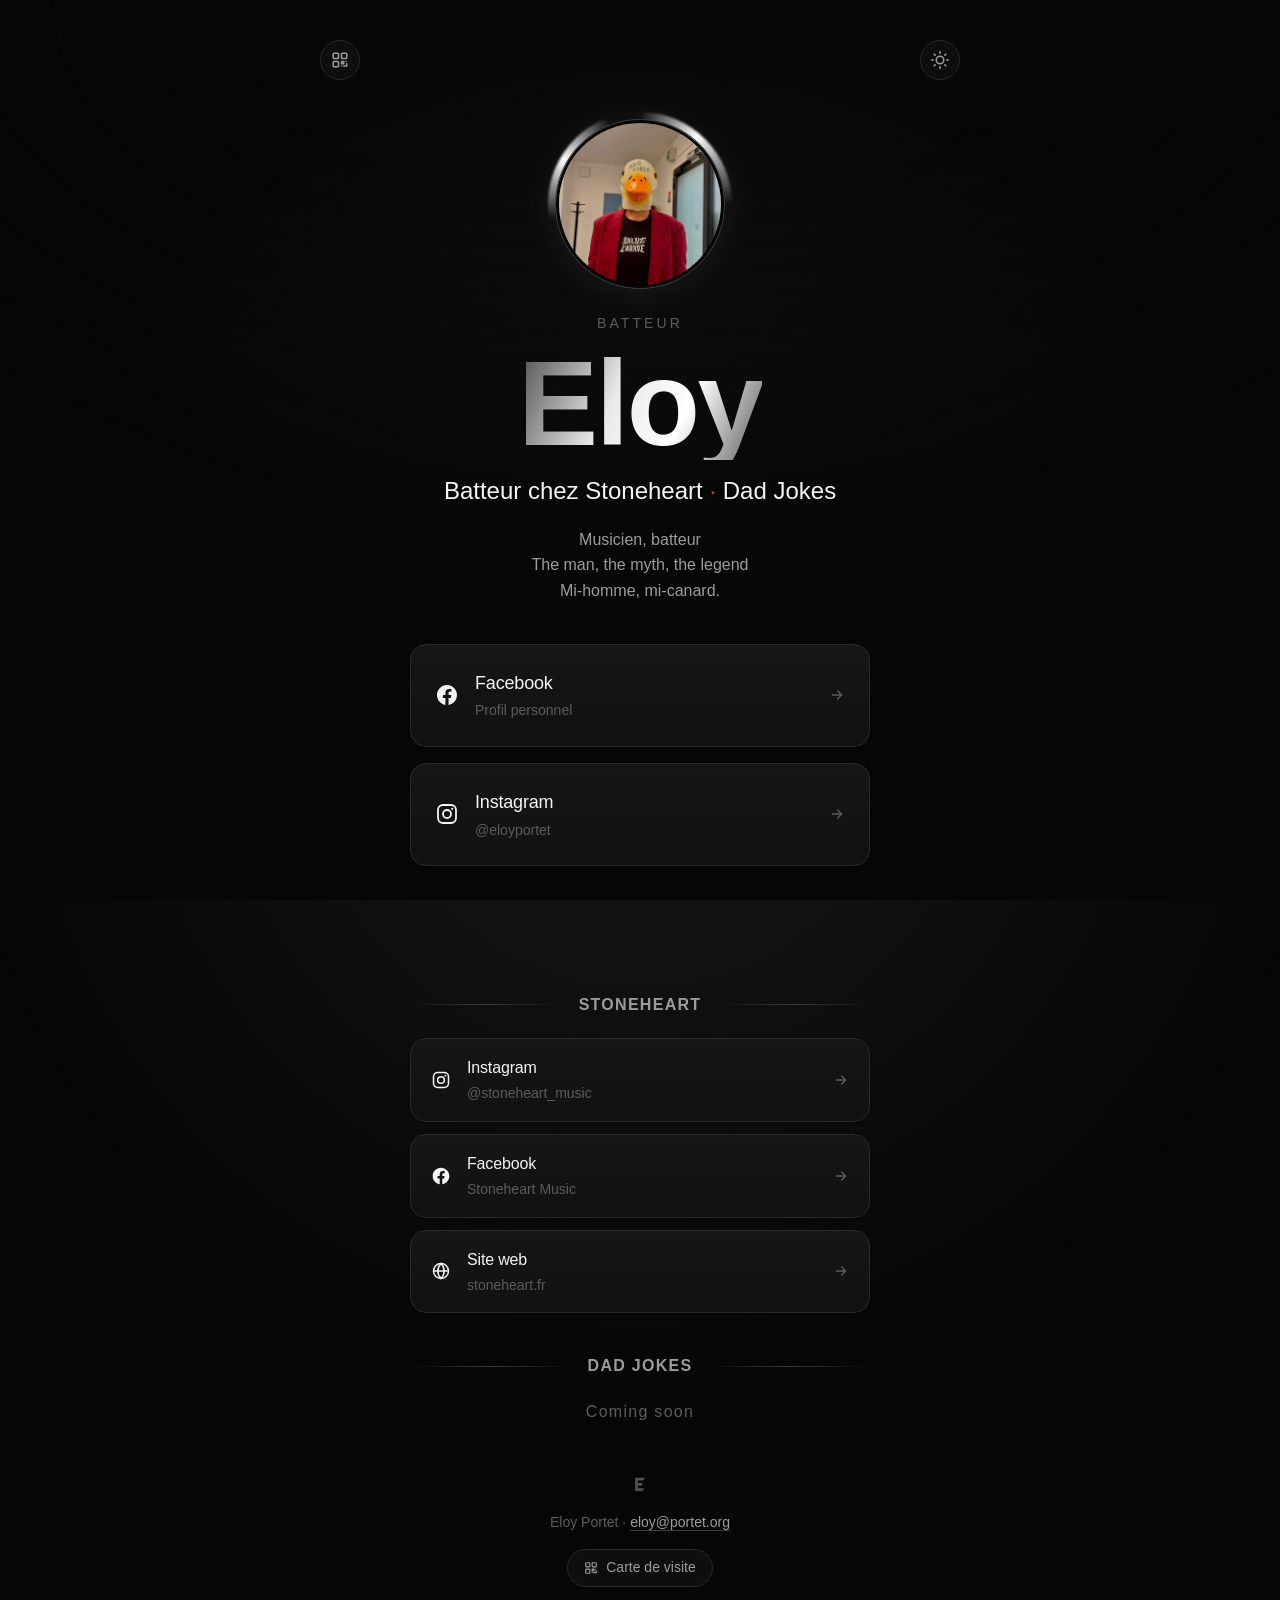
<file: index.html>
<!DOCTYPE html>
<html lang="fr">
<head>
<meta charset="UTF-8">
<meta name="viewport" content="width=device-width, initial-scale=1.0">
<title>Eloy Portet — Batteur metal · Stoneheart &amp; Dad Jokes</title>
<meta name="description" content="Eloy « The Duck » Portet, batteur metal à la double pédale : Stoneheart, Dad Jokes, jams et concerts dans le Rhône. Vidéos, réseaux et contact.">
<meta name="author" content="Eloy Portet">
<meta name="robots" content="index, follow, max-image-preview:large">
<link rel="canonical" href="https://eloy.portet.org/">

<meta property="og:type" content="profile">
<meta property="og:site_name" content="Eloy Portet">
<meta property="og:locale" content="fr_FR">
<meta property="og:url" content="https://eloy.portet.org/">
<meta property="og:title" content="Eloy Portet — Batteur metal · Stoneheart &amp; Dad Jokes">
<meta property="og:description" content="Batteur metal (double pédale) chez Stoneheart et Dad Jokes. Mi-homme, mi-canard.">
<meta property="og:image" content="https://eloy.portet.org/assets/og-image.jpg">
<meta property="og:image:width" content="1200">
<meta property="og:image:height" content="630">
<meta property="og:image:alt" content="Eloy, batteur de Stoneheart, avec son masque de canard">
<meta property="profile:first_name" content="Eloy">
<meta property="profile:last_name" content="Portet">
<meta name="twitter:card" content="summary_large_image">
<meta name="twitter:title" content="Eloy Portet — Batteur metal · Stoneheart &amp; Dad Jokes">
<meta name="twitter:description" content="Batteur metal (double pédale) chez Stoneheart et Dad Jokes. Mi-homme, mi-canard.">
<meta name="twitter:image" content="https://eloy.portet.org/assets/og-image.jpg">

<meta name="theme-color" content="#060606">
<meta name="color-scheme" content="dark light">
<link rel="me" href="https://www.instagram.com/eloyportet/">
<link rel="me" href="https://www.facebook.com/profile.php?id=100018490963108">
<link rel="manifest" href="manifest.webmanifest">
<link rel="icon" type="image/svg+xml" href="favicon.svg">
<link rel="icon" type="image/png" sizes="32x32" href="assets/icons/favicon-32.png">
<link rel="apple-touch-icon" href="assets/icons/apple-touch-icon.png">
<meta name="apple-mobile-web-app-title" content="Eloy">
<meta name="mobile-web-app-capable" content="yes">

<script type="application/ld+json">
{
  "@context": "https://schema.org",
  "@graph": [
    {
      "@type": "ProfilePage",
      "@id": "https://eloy.portet.org/#page",
      "url": "https://eloy.portet.org/",
      "name": "Eloy Portet — Batteur metal · Stoneheart & Dad Jokes",
      "inLanguage": "fr-FR",
      "dateModified": "2026-11-10",
      "primaryImageOfPage": "https://eloy.portet.org/assets/og-image.jpg",
      "mainEntity": {
        "@id": "https://eloy.portet.org/#eloy"
      }
    },
    {
      "@type": "Person",
      "@id": "https://eloy.portet.org/#eloy",
      "name": "Eloy Portet",
      "givenName": "Eloy",
      "familyName": "Portet",
      "alternateName": [
        "Eloy",
        "Eloy The Duck",
        "The Duck"
      ],
      "jobTitle": "Batteur",
      "description": "Batteur depuis 2019, orienté metal et à l'aise à la double pédale. Batteur du groupe Stoneheart (depuis 2026) et du groupe Dad Jokes. Joue sur batterie acoustique et électronique, et au cajon. Scènes avec la chorale et l'option musique de son lycée, fêtes de la musique, jams ouverts et concerts en café. Mi-homme, mi-canard.",
      "image": "https://eloy.portet.org/assets/eloy-photo.jpg",
      "url": "https://eloy.portet.org/",
      "email": "mailto:eloy@portet.org",
      "homeLocation": {
        "@type": "Place",
        "address": {
          "@type": "PostalAddress",
          "addressRegion": "Rhône, Auvergne-Rhône-Alpes",
          "addressCountry": "FR"
        }
      },
      "hasOccupation": {
        "@type": "Occupation",
        "name": "Batteur",
        "skills": "Batterie acoustique, batterie électronique, double pédale, cajon"
      },
      "knowsAbout": [
        "Batterie",
        "Double pédale",
        "Batterie électronique",
        "Cajon",
        "Metal",
        "Rock"
      ],
      "sameAs": [
        "https://www.instagram.com/eloyportet/",
        "https://www.facebook.com/profile.php?id=100018490963108"
      ],
      "memberOf": [
        {
          "@type": "OrganizationRole",
          "roleName": "Batteur",
          "startDate": "2026",
          "memberOf": {
            "@id": "https://www.stoneheart.fr/#band"
          }
        },
        {
          "@type": "OrganizationRole",
          "roleName": "Batteur",
          "memberOf": {
            "@id": "https://eloy.portet.org/#dad-jokes"
          }
        }
      ],
      "performerIn": [
        {
          "@id": "https://eloy.portet.org/#concert-2026-10-23"
        },
        {
          "@id": "https://eloy.portet.org/#jam-2026-07-12"
        },
        {
          "@id": "https://eloy.portet.org/#fdlm-2026"
        },
        {
          "@id": "https://eloy.portet.org/#fdlm-2025"
        }
      ]
    },
    {
      "@type": "MusicGroup",
      "@id": "https://www.stoneheart.fr/#band",
      "name": "Stoneheart",
      "genre": [
        "Metal alternatif",
        "Alternative metal",
        "Heavy metal"
      ],
      "url": "https://www.stoneheart.fr/",
      "sameAs": [
        "https://open.spotify.com/artist/3QfGC9m7fRbdUGRpa78DOI",
        "https://www.instagram.com/stoneheart_music/",
        "https://www.facebook.com/StoneheartMusic/"
      ],
      "description": "Groupe de metal alternatif formé en 2017 entre Lyon et Saint-Étienne : cinq musiciens (batterie, basse, deux guitares/chœurs, voix), influences thrash, stoner, hardcore, metalcore et grunge.",
      "foundingDate": "2017",
      "foundingLocation": {
        "@type": "Place",
        "name": "Lyon – Saint-Étienne",
        "address": {
          "@type": "PostalAddress",
          "addressRegion": "Rhône, Loire",
          "addressCountry": "FR"
        }
      },
      "album": {
        "@type": "MusicAlbum",
        "name": "Life Stories",
        "albumReleaseType": "https://schema.org/EPRelease",
        "datePublished": "2024-01",
        "byArtist": {
          "@id": "https://www.stoneheart.fr/#band"
        }
      },
      "member": {
        "@id": "https://eloy.portet.org/#eloy"
      }
    },
    {
      "@type": "MusicGroup",
      "@id": "https://eloy.portet.org/#dad-jokes",
      "name": "Dad Jokes",
      "genre": [
        "Rock",
        "Metal"
      ],
      "description": "Groupe de rock entre amis : reprises (Linkin Park, System of a Down, Nirvana, Radiohead…) et une composition, « Les blagues de papa ».",
      "member": {
        "@id": "https://eloy.portet.org/#eloy"
      }
    },
    {
      "@type": "MusicEvent",
      "@id": "https://eloy.portet.org/#concert-2026-10-23",
      "name": "Distorted Memory en concert (Eloy au cajon)",
      "startDate": "2026-10-23",
      "eventStatus": "https://schema.org/EventScheduled",
      "eventAttendanceMode": "https://schema.org/OfflineEventAttendanceMode",
      "location": {
        "@type": "Place",
        "name": "Bistrot Sainte Catherine",
        "address": {
          "@type": "PostalAddress",
          "addressLocality": "Saint-Galmier",
          "addressRegion": "Loire",
          "addressCountry": "FR"
        }
      },
      "performer": [
        {
          "@type": "MusicGroup",
          "name": "Distorted Memory"
        },
        {
          "@id": "https://eloy.portet.org/#eloy"
        }
      ],
      "recordedIn": {
        "@type": "VideoObject",
        "name": "Distorted Memory - Concert - Saint-Galmier (Partie 1) - Bistrot Sainte Catherine - 2026-10-23",
        "url": "https://www.youtube.com/watch?v=Mdv7Xt38Jos",
        "embedUrl": "https://www.youtube.com/embed/Mdv7Xt38Jos",
        "thumbnailUrl": "https://i.ytimg.com/vi/Mdv7Xt38Jos/hqdefault.jpg",
        "uploadDate": "2026-10-25T09:15:13-07:00",
        "duration": "PT26M55S"
      }
    },
    {
      "@type": "MusicEvent",
      "@id": "https://eloy.portet.org/#jam-2026-07-12",
      "name": "Jam Rock à L'alternative",
      "startDate": "2026-07-12",
      "eventStatus": "https://schema.org/EventScheduled",
      "eventAttendanceMode": "https://schema.org/OfflineEventAttendanceMode",
      "location": {
        "@type": "Place",
        "name": "L'alternative",
        "address": {
          "@type": "PostalAddress",
          "addressLocality": "Les Olmes, Vindry-sur-Turdine",
          "addressRegion": "Rhône",
          "addressCountry": "FR"
        }
      },
      "performer": {
        "@id": "https://eloy.portet.org/#eloy"
      },
      "recordedIn": {
        "@type": "VideoObject",
        "name": "Trystan & Eloy - Born in Winter (Gojira) - Jam Rock - L'alternative (07/2026)",
        "url": "https://www.youtube.com/watch?v=hKVWEWRrfrM",
        "embedUrl": "https://www.youtube.com/embed/hKVWEWRrfrM",
        "thumbnailUrl": "https://i.ytimg.com/vi/hKVWEWRrfrM/hqdefault.jpg",
        "uploadDate": "2026-07-12T10:07:28-07:00",
        "duration": "PT3M30S"
      }
    },
    {
      "@type": "MusicEvent",
      "@id": "https://eloy.portet.org/#fdlm-2026",
      "name": "Dad Jokes — Fête de la musique 2026 à Tarare",
      "startDate": "2026-06-21",
      "eventStatus": "https://schema.org/EventScheduled",
      "eventAttendanceMode": "https://schema.org/OfflineEventAttendanceMode",
      "location": {
        "@type": "Place",
        "name": "Place de la Madeleine",
        "address": {
          "@type": "PostalAddress",
          "addressLocality": "Tarare",
          "addressRegion": "Rhône",
          "addressCountry": "FR"
        }
      },
      "performer": {
        "@id": "https://eloy.portet.org/#dad-jokes"
      },
      "recordedIn": {
        "@type": "VideoObject",
        "name": "Dad Jokes - Creep (Radiohead) - Fête de la musique - 2026",
        "url": "https://www.youtube.com/watch?v=95kPDSB5rfw",
        "embedUrl": "https://www.youtube.com/embed/95kPDSB5rfw",
        "thumbnailUrl": "https://i.ytimg.com/vi/95kPDSB5rfw/hqdefault.jpg",
        "uploadDate": "2026-06-22T04:33:01-07:00",
        "duration": "PT3M43S"
      }
    },
    {
      "@type": "MusicEvent",
      "@id": "https://eloy.portet.org/#fdlm-2025",
      "name": "Dad Jokes — Fête de la musique 2025 à Montrottier",
      "startDate": "2025-06-21",
      "eventStatus": "https://schema.org/EventScheduled",
      "eventAttendanceMode": "https://schema.org/OfflineEventAttendanceMode",
      "location": {
        "@type": "Place",
        "name": "Salle des sports",
        "address": {
          "@type": "PostalAddress",
          "addressLocality": "Montrottier",
          "addressRegion": "Rhône",
          "addressCountry": "FR"
        }
      },
      "performer": {
        "@id": "https://eloy.portet.org/#dad-jokes"
      },
      "recordedIn": {
        "@type": "VideoObject",
        "name": "Dad Jokes - Set complet - Fête de la musique 2025 - Montrottier",
        "url": "https://www.youtube.com/watch?v=K6OwfZlud7Y",
        "embedUrl": "https://www.youtube.com/embed/K6OwfZlud7Y",
        "thumbnailUrl": "https://i.ytimg.com/vi/K6OwfZlud7Y/hqdefault.jpg",
        "uploadDate": "2025-06-22T03:16:57-07:00",
        "duration": "PT53M7S"
      }
    }
  ]
}
</script>

<link rel="preconnect" href="https://api.fontshare.com">
<link rel="preconnect" href="https://cdn.fontshare.com" crossorigin>
<link href="https://api.fontshare.com/v2/css?f[]=clash-display@400,500,600,700&f[]=general-sans@400,500,600&display=swap" rel="stylesheet">

<link rel="stylesheet" href="css/style.css">
</head>
<body>

<div class="grain" aria-hidden="true"></div>
<div class="beam" aria-hidden="true"></div>
<div class="vignette" aria-hidden="true"></div>

<div class="page">

  <div class="topbar">
    <button class="icon-btn" type="button" data-card-open aria-haspopup="dialog" aria-label="Afficher ma carte de visite (QR code)" title="Carte de visite">
      <svg viewBox="0 0 24 24" fill="none" stroke="currentColor" stroke-width="2" stroke-linecap="round" stroke-linejoin="round" aria-hidden="true"><rect x="3" y="3" width="7" height="7" rx="1"/><rect x="14" y="3" width="7" height="7" rx="1"/><rect x="3" y="14" width="7" height="7" rx="1"/><path d="M14 14h3v3h-3zM20 14v.01M14 20h.01M17 20h4v-3"/></svg>
    </button>
    <button class="icon-btn theme-toggle" type="button" data-theme-toggle aria-label="Passer en mode clair">
      <svg viewBox="0 0 24 24" fill="none" stroke="currentColor" stroke-width="2" stroke-linecap="round" stroke-linejoin="round"><circle cx="12" cy="12" r="5"/><path d="M12 1v2M12 21v2M4.22 4.22l1.42 1.42M18.36 18.36l1.42 1.42M1 12h2M21 12h2M4.22 19.78l1.42-1.42M18.36 5.64l1.42-1.42"/></svg>
    </button>
  </div>

  <main>

    <div class="avatar-frame">
      <div class="avatar-ring" aria-hidden="true"></div>
      <div class="avatar-img">
        <img src="assets/eloy-avatar-336.jpg" alt="Eloy Portet, l'homme au masque de canard" width="168" height="168" fetchpriority="high">
      </div>
    </div>

    <p class="eyebrow">Batteur</p>
    <h1 class="title">Eloy<span class="sr-only"> Portet</span></h1>
    <p class="subtitle">Batteur chez Stoneheart<span class="accent-dot"> · </span>Dad Jokes</p>
    <p class="bio">Musicien, batteur<br>The man, the myth, the legend<br/>Mi-homme, mi-canard.</p>

    <nav class="link-stack" aria-label="Liens principaux">
      <a class="link-btn link-btn--primary" href="https://www.facebook.com/profile.php?id=100018490963108" target="_blank" rel="noopener noreferrer">
        <svg class="icon" viewBox="0 0 24 24" fill="currentColor" aria-hidden="true"><path d="M22 12.06C22 6.5 17.52 2 12 2S2 6.5 2 12.06c0 5 3.66 9.15 8.44 9.94v-7.03H7.9v-2.91h2.54V9.8c0-2.5 1.49-3.89 3.77-3.89 1.09 0 2.23.2 2.23.2v2.46h-1.26c-1.24 0-1.63.77-1.63 1.56v1.87h2.78l-.44 2.91h-2.34V22c4.78-.79 8.44-4.94 8.44-9.94Z"/></svg>
        <span class="label">Facebook<span class="handle">Profil personnel</span></span>
        <svg class="arrow" viewBox="0 0 24 24" fill="none" stroke="currentColor" stroke-width="2" stroke-linecap="round" stroke-linejoin="round" aria-hidden="true"><path d="M5 12h14M13 6l6 6-6 6"/></svg>
      </a>

      <a class="link-btn link-btn--primary" href="https://www.instagram.com/eloyportet/" target="_blank" rel="noopener noreferrer">
        <svg class="icon" viewBox="0 0 24 24" fill="none" stroke="currentColor" stroke-width="1.8" aria-hidden="true"><rect x="3" y="3" width="18" height="18" rx="5"/><circle cx="12" cy="12" r="4"/><circle cx="17.2" cy="6.8" r="1.1" fill="currentColor" stroke="none"/></svg>
        <span class="label">Instagram<span class="handle">@eloyportet</span></span>
        <svg class="arrow" viewBox="0 0 24 24" fill="none" stroke="currentColor" stroke-width="2" stroke-linecap="round" stroke-linejoin="round" aria-hidden="true"><path d="M5 12h14M13 6l6 6-6 6"/></svg>
      </a>
    </nav>

    <div class="eq" aria-hidden="true">
      <span></span><span></span><span></span><span></span><span></span><span></span><span></span>
    </div>

    <div class="section-header">
      <span class="line"></span>
      <span class="label">Stoneheart</span>
      <span class="line"></span>
    </div>

    <nav class="link-group" aria-label="Liens Stoneheart">
      <a class="link-btn link-btn--secondary" href="https://www.instagram.com/stoneheart_music/" target="_blank" rel="noopener noreferrer">
        <svg class="icon" viewBox="0 0 24 24" fill="none" stroke="currentColor" stroke-width="1.8" aria-hidden="true"><rect x="3" y="3" width="18" height="18" rx="5"/><circle cx="12" cy="12" r="4"/><circle cx="17.2" cy="6.8" r="1.1" fill="currentColor" stroke="none"/></svg>
        <span class="label">Instagram<span class="handle">@stoneheart_music</span></span>
        <svg class="arrow" viewBox="0 0 24 24" fill="none" stroke="currentColor" stroke-width="2" stroke-linecap="round" stroke-linejoin="round" aria-hidden="true"><path d="M5 12h14M13 6l6 6-6 6"/></svg>
      </a>

      <a class="link-btn link-btn--secondary" href="https://www.facebook.com/StoneheartMusic/" target="_blank" rel="noopener noreferrer">
        <svg class="icon" viewBox="0 0 24 24" fill="currentColor" aria-hidden="true"><path d="M22 12.06C22 6.5 17.52 2 12 2S2 6.5 2 12.06c0 5 3.66 9.15 8.44 9.94v-7.03H7.9v-2.91h2.54V9.8c0-2.5 1.49-3.89 3.77-3.89 1.09 0 2.23.2 2.23.2v2.46h-1.26c-1.24 0-1.63.77-1.63 1.56v1.87h2.78l-.44 2.91h-2.34V22c4.78-.79 8.44-4.94 8.44-9.94Z"/></svg>
        <span class="label">Facebook<span class="handle">Stoneheart Music</span></span>
        <svg class="arrow" viewBox="0 0 24 24" fill="none" stroke="currentColor" stroke-width="2" stroke-linecap="round" stroke-linejoin="round" aria-hidden="true"><path d="M5 12h14M13 6l6 6-6 6"/></svg>
      </a>

      <a class="link-btn link-btn--secondary" href="https://www.stoneheart.fr/" target="_blank" rel="noopener noreferrer">
        <svg class="icon" viewBox="0 0 24 24" fill="none" stroke="currentColor" stroke-width="1.8" aria-hidden="true"><circle cx="12" cy="12" r="9"/><path d="M3 12h18M12 3c2.5 2.5 3.8 5.8 3.8 9s-1.3 6.5-3.8 9c-2.5-2.5-3.8-5.8-3.8-9s1.3-6.5 3.8-9Z"/></svg>
        <span class="label">Site web<span class="handle">stoneheart.fr</span></span>
        <svg class="arrow" viewBox="0 0 24 24" fill="none" stroke="currentColor" stroke-width="2" stroke-linecap="round" stroke-linejoin="round" aria-hidden="true"><path d="M5 12h14M13 6l6 6-6 6"/></svg>
      </a>
    </nav>

    <div class="section-header">
      <span class="line"></span>
      <span class="label">Dad Jokes</span>
      <span class="line"></span>
    </div>
    
    <p class="coming-soon">Coming soon</p>

    <footer>
      <div class="mark" aria-hidden="true">
        <svg viewBox="0 0 64 64"><path d="M18 14 H46 L42 22 H26 V29 H40 L36 37 H26 V44 H44 L40 52 H18 Z" fill="currentColor"/></svg>
      </div>
      <p class="note">Eloy Portet · <a href="mailto:eloy@portet.org">eloy@portet.org</a></p>
      <div class="footer-actions">
        <button class="pill-btn" type="button" data-card-open aria-haspopup="dialog">
          <svg viewBox="0 0 24 24" fill="none" stroke="currentColor" stroke-width="2" stroke-linecap="round" stroke-linejoin="round" aria-hidden="true"><rect x="3" y="3" width="7" height="7" rx="1"/><rect x="14" y="3" width="7" height="7" rx="1"/><rect x="3" y="14" width="7" height="7" rx="1"/><path d="M14 14h3v3h-3zM20 14v.01M14 20h.01M17 20h4v-3"/></svg>
          Carte de visite
        </button>
        <button class="pill-btn" type="button" data-install hidden>
          <svg viewBox="0 0 24 24" fill="none" stroke="currentColor" stroke-width="2" stroke-linecap="round" stroke-linejoin="round" aria-hidden="true"><path d="M12 3v12M7 10l5 5 5-5M5 21h14"/></svg>
          Installer l'appli
        </button>
      </div>
      <p class="install-hint" data-ios-hint hidden>Pour installer sur iPhone : <strong>Partager</strong> puis <strong>Sur l'écran d'accueil</strong>.</p>
    </footer>

  </main>
</div>

<dialog class="card-dialog" data-card-dialog aria-labelledby="card-title">
  <form method="dialog">
    <button class="icon-btn card-close" aria-label="Fermer">
      <svg viewBox="0 0 24 24" fill="none" stroke="currentColor" stroke-width="2" stroke-linecap="round" aria-hidden="true"><path d="M6 6l12 12M18 6L6 18"/></svg>
    </button>
  </form>
  <h2 id="card-title" class="card-title">Eloy Portet</h2>
  <p class="card-sub">Batteur · Stoneheart</p>
  <div class="card-tabs" role="tablist" aria-label="Type de QR code">
    <button type="button" role="tab" aria-selected="true" aria-controls="qr-vcard" id="tab-vcard">Contact</button>
    <button type="button" role="tab" aria-selected="false" aria-controls="qr-site" id="tab-site" tabindex="-1">Site web</button>
  </div>
  <div class="card-qr">
    <img id="qr-vcard" role="tabpanel" aria-labelledby="tab-vcard" src="assets/qr-vcard.svg" alt="QR code : ajouter Eloy Portet aux contacts" width="240" height="240" loading="lazy">
    <img id="qr-site" role="tabpanel" aria-labelledby="tab-site" src="assets/qr-site.svg" alt="QR code : eloy.portet.org" width="240" height="240" loading="lazy" hidden>
  </div>
  <p class="card-hint">Scanne avec l'appareil photo</p>
  <div class="card-actions">
    <a class="pill-btn" href="eloy-portet.vcf" download>Enregistrer le contact</a>
    <button class="pill-btn" type="button" data-share hidden>Partager le lien</button>
  </div>
</dialog>

<script src="js/main.js" defer></script>
<!-- Mesure d'audience GoatCounter (sans cookie) — tableau de bord : https://eportet.goatcounter.com -->
<script data-goatcounter="https://eportet.goatcounter.com/count" async src="//gc.zgo.at/count.js"></script>
</body>
</html>
</file>
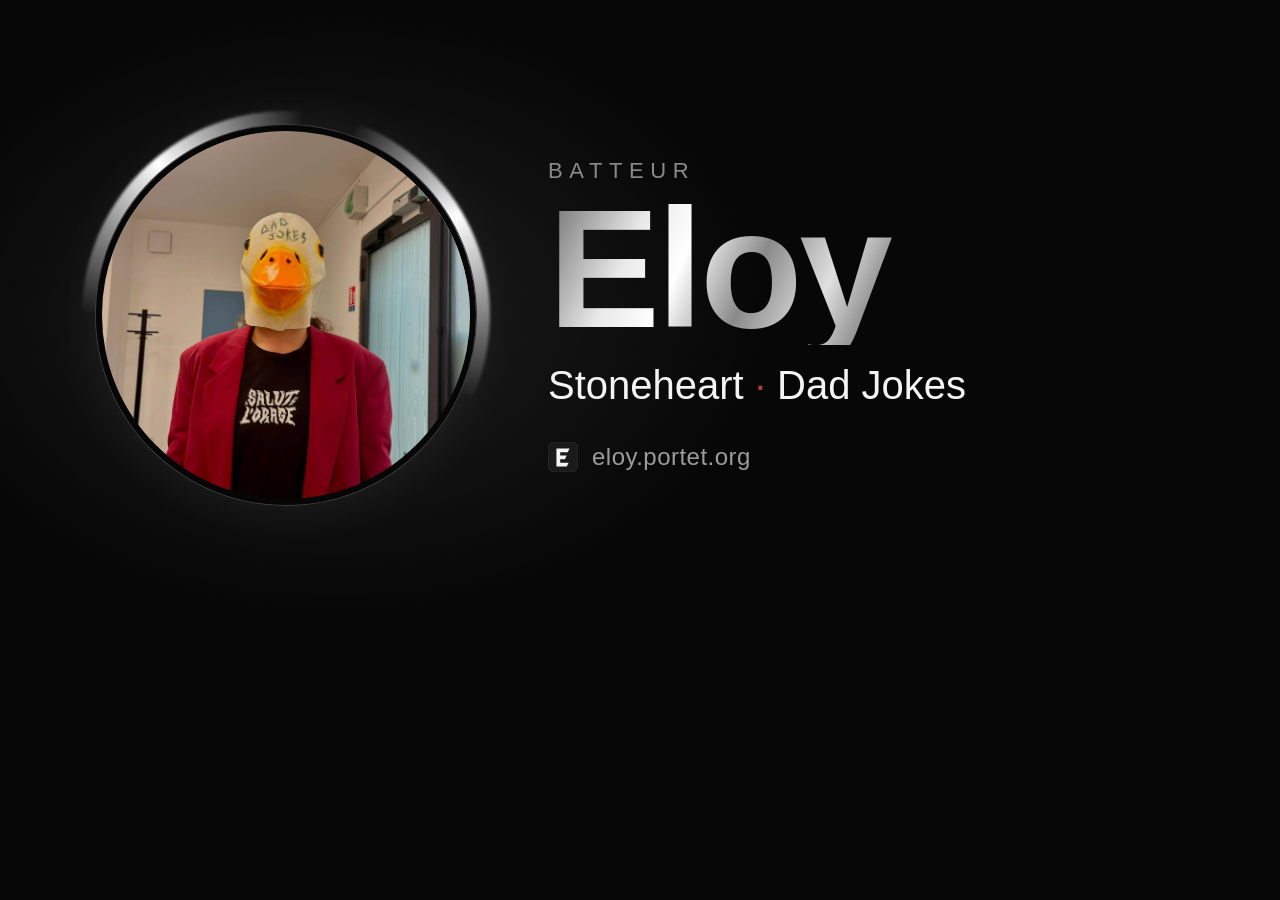
<file: tools/og-template.html>
<!DOCTYPE html>
<html lang="fr">
<head>
<meta charset="UTF-8">
<meta name="robots" content="noindex">
<!-- Source of assets/og-image.jpg (1200x630). Render with headless Edge/Chrome, see README. -->
<link href="https://api.fontshare.com/v2/css?f[]=clash-display@500,600&f[]=general-sans@400,500&display=block" rel="stylesheet">
<style>
  * { margin: 0; padding: 0; box-sizing: border-box; }
  html, body { width: 1200px; height: 630px; overflow: hidden; background: #060606; }
  body {
    position: relative; display: flex; align-items: center; gap: 72px; padding: 0 96px;
    color: #f4f4f4; font-family: 'General Sans', sans-serif;
    background:
      radial-gradient(ellipse 60% 80% at 28% 50%, rgba(255,255,255,0.09), transparent 60%),
      radial-gradient(ellipse 90% 70% at 50% 0%, transparent 40%, #060606 100%),
      #060606;
  }
  .grain {
    position: absolute; inset: 0; opacity: .07; mix-blend-mode: overlay;
    background-image: url("data:image/svg+xml,%3Csvg xmlns='http://www.w3.org/2000/svg' width='160' height='160'%3E%3Cfilter id='n'%3E%3CfeTurbulence type='fractalNoise' baseFrequency='0.9' numOctaves='2' stitchTiles='stitch'/%3E%3C/filter%3E%3Crect width='100%25' height='100%25' filter='url(%23n)'/%3E%3C/svg%3E");
  }
  .avatar { position: relative; flex: none; width: 380px; height: 380px; }
  .ring {
    position: absolute; inset: -14px; border-radius: 50%;
    background: conic-gradient(from 20deg, transparent 0deg, #fff 40deg, transparent 95deg, transparent 250deg, #fff 300deg, transparent 345deg);
    filter: blur(1.5px);
  }
  .avatar img {
    position: relative; width: 100%; height: 100%; object-fit: cover; border-radius: 50%;
    border: 6px solid #060606; box-shadow: 0 0 0 1px #3d3d3d, 0 0 60px rgba(255,255,255,0.08);
  }
  .text { position: relative; }
  .eyebrow { font-size: 22px; letter-spacing: .3em; text-transform: uppercase; color: #8a8a8a; margin-bottom: 10px; }
  h1 {
    font-family: 'Clash Display', sans-serif; font-weight: 600; font-size: 168px; line-height: .9; letter-spacing: -0.02em;
    background: linear-gradient(115deg, #6b6b6b 0%, #e9e9e9 22%, #ffffff 34%, #8a8a8a 50%, #e0e0e0 66%, #5a5a5a 84%, #ffffff 100%);
    -webkit-background-clip: text; background-clip: text; color: transparent;
  }
  .sub { font-family: 'Clash Display', sans-serif; font-weight: 500; font-size: 40px; margin-top: 18px; }
  .sub .dot { color: #b23b3b; }
  .url { margin-top: 34px; font-size: 24px; color: #9c9c9c; letter-spacing: .02em; display: flex; align-items: center; gap: 14px; }
  .url svg { width: 30px; height: 30px; }
</style>
</head>
<body>
  <div class="grain"></div>
  <div class="avatar"><div class="ring"></div><img src="../assets/eloy-photo.jpg" alt=""></div>
  <div class="text">
    <p class="eyebrow">Batteur</p>
    <h1>Eloy</h1>
    <p class="sub">Stoneheart<span class="dot"> · </span>Dad Jokes</p>
    <p class="url">
      <svg viewBox="0 0 64 64"><rect width="64" height="64" rx="14" fill="#1a1a1a" stroke="#3d3d3d"/><path d="M18 14 H46 L42 22 H26 V29 H40 L36 37 H26 V44 H44 L40 52 H18 Z" fill="#f4f4f4"/></svg>
      eloy.portet.org
    </p>
  </div>
</body>
</html>
</file>
<file: css/style.css>
/* =========================================================
   ELOY — link-in-bio site
   Dark chrome / metal aesthetic, monochrome, animated shine
   ========================================================= */

/* ---------- Fonts ---------- */
/* Clash Display (Fontshare) — display headings
   General Sans (Fontshare) — body / UI */

/* ---------- Reset / base ---------- */
*, *::before, *::after { box-sizing: border-box; margin: 0; padding: 0; }

html {
  -moz-text-size-adjust: none;
  -webkit-text-size-adjust: none;
  text-size-adjust: none;
  -webkit-font-smoothing: antialiased;
  -moz-osx-font-smoothing: grayscale;
  text-rendering: optimizeLegibility;
  scroll-behavior: smooth;
}

body {
  min-height: 100dvh;
  line-height: 1.6;
  font-family: var(--font-body);
  font-size: var(--text-base);
  color: var(--color-text);
  background-color: var(--color-bg);
  overflow-x: hidden;
}

.separator  {
  display:block;
  height:50px;
}

img, picture, video, canvas, svg { display: block; max-width: 100%; height: auto; }
ul[role='list'], ol[role='list'] { list-style: none; }
button, input, textarea, select { font: inherit; color: inherit; }
h1, h2, h3 { text-wrap: balance; line-height: 1.1; }
p { text-wrap: pretty; }

::selection { background: color-mix(in oklab, var(--color-primary) 35%, transparent); color: var(--color-text); }

:focus-visible {
  outline: 2px solid var(--color-primary);
  outline-offset: 3px;
  border-radius: var(--radius-sm);
}

@media (prefers-reduced-motion: reduce) {
  *, *::before, *::after {
    animation-duration: 0.01ms !important;
    animation-iteration-count: 1 !important;
    transition-duration: 0.01ms !important;
    scroll-behavior: auto !important;
  }
}

button { cursor: pointer; background: none; border: none; }

a, button, [role='button'] {
  transition: color var(--transition-interactive),
              background var(--transition-interactive),
              border-color var(--transition-interactive),
              box-shadow var(--transition-interactive),
              transform var(--transition-interactive);
}

.sr-only {
  position: absolute; width: 1px; height: 1px; padding: 0; margin: -1px;
  overflow: hidden; clip: rect(0,0,0,0); white-space: nowrap; border-width: 0;
}

/* ---------- Tokens ---------- */
:root {
  --text-xs: clamp(0.75rem, 0.7rem + 0.25vw, 0.875rem);
  --text-sm: clamp(0.875rem, 0.8rem + 0.35vw, 1rem);
  --text-base: clamp(1rem, 0.95rem + 0.25vw, 1.125rem);
  --text-lg: clamp(1.125rem, 1rem + 0.75vw, 1.5rem);
  --text-xl: clamp(1.5rem, 1.2rem + 1.25vw, 2.25rem);
  --text-2xl: clamp(2.25rem, 1.4rem + 3vw, 4.25rem);
  --text-hero: clamp(3.5rem, 1rem + 9vw, 7.5rem);

  --space-1: 0.25rem; --space-2: 0.5rem; --space-3: 0.75rem;
  --space-4: 1rem; --space-5: 1.25rem; --space-6: 1.5rem;
  --space-8: 2rem; --space-10: 2.5rem; --space-12: 3rem;
  --space-16: 4rem; --space-20: 5rem; --space-24: 6rem; --space-32: 8rem;

  --radius-sm: 0.375rem; --radius-md: 0.625rem; --radius-lg: 1rem;
  --radius-xl: 1.5rem; --radius-full: 9999px;

  --transition-interactive: 220ms cubic-bezier(0.16, 1, 0.3, 1);

  --font-display: 'Clash Display', 'General Sans', 'Helvetica Neue', sans-serif;
  --font-body: 'General Sans', 'Helvetica Neue', sans-serif;

  --content-narrow: 460px;
  --content-default: 640px;
}

/* Dark = default (chrome on black) */
:root, [data-theme='dark'] {
  --color-bg: #060606;
  --color-bg-2: #0d0d0d;
  --color-surface: #111111;
  --color-surface-2: #161616;
  --color-border: #2a2a2a;
  --color-border-strong: #3d3d3d;
  --color-text: #f4f4f4;
  --color-text-muted: #9c9c9c;
  --color-text-faint: #5c5c5c;
  --color-text-inverse: #0a0a0a;
  --color-primary: #e6e6e6;
  --color-primary-highlight: #ffffff;
  --color-accent: #b23b3b; /* restrained crimson ember, used sparingly */

  --chrome-gradient: linear-gradient(115deg, #4a4a4a 0%, #e9e9e9 18%, #ffffff 30%, #7a7a7a 42%, #cfcfcf 55%, #3f3f3f 70%, #ffffff 85%, #6b6b6b 100%);
  --shadow-glow: 0 0 40px rgba(255,255,255,0.08);
  --shadow-sm: 0 1px 2px rgba(0,0,0,0.4);
  --shadow-md: 0 8px 24px rgba(0,0,0,0.5);
  --shadow-lg: 0 20px 50px rgba(0,0,0,0.6);
  --noise-opacity: 0.05;
}

/* Light = brushed steel */
[data-theme='light'] {
  --color-bg: #eeeeee;
  --color-bg-2: #e6e6e6;
  --color-surface: #f5f5f5;
  --color-surface-2: #ffffff;
  --color-border: #cfcfcf;
  --color-border-strong: #b8b8b8;
  --color-text: #131313;
  --color-text-muted: #55555a;
  --color-text-faint: #8b8b8b;
  --color-text-inverse: #ffffff;
  --color-primary: #1a1a1a;
  --color-primary-highlight: #000000;
  --color-accent: #9c2c2c;

  --chrome-gradient: linear-gradient(115deg, #5a5a5a 0%, #1a1a1a 18%, #000000 30%, #4a4a4a 42%, #0d0d0d 55%, #3f3f3f 70%, #000000 85%, #5a5a5a 100%);
  --shadow-glow: 0 0 40px rgba(0,0,0,0.08);
  --shadow-sm: 0 1px 2px rgba(0,0,0,0.08);
  --shadow-md: 0 8px 24px rgba(0,0,0,0.1);
  --shadow-lg: 0 20px 50px rgba(0,0,0,0.14);
  --noise-opacity: 0.035;
}

/* ---------- Background texture ---------- */
.grain {
  position: fixed; inset: 0; z-index: 0; pointer-events: none;
  opacity: var(--noise-opacity); mix-blend-mode: overlay;
  background-image: url("data:image/svg+xml,%3Csvg xmlns='http://www.w3.org/2000/svg' width='160' height='160'%3E%3Cfilter id='n'%3E%3CfeTurbulence type='fractalNoise' baseFrequency='0.9' numOctaves='2' stitchTiles='stitch'/%3E%3C/filter%3E%3Crect width='100%25' height='100%25' filter='url(%23n)'/%3E%3C/svg%3E");
}

.vignette {
  position: fixed; inset: 0; z-index: 0; pointer-events: none;
  background: radial-gradient(ellipse 80% 60% at 50% 0%, transparent 0%, transparent 40%, var(--color-bg) 100%);
}

.beam {
  position: fixed; top: -20%; left: 50%; width: 140vmax; height: 140vmax;
  transform: translateX(-50%);
  background: radial-gradient(circle, color-mix(in oklab, var(--color-primary) 8%, transparent) 0%, transparent 55%);
  z-index: 0; pointer-events: none; animation: beam-drift 16s ease-in-out infinite alternate;
}
@keyframes beam-drift {
  0% { opacity: .5; transform: translateX(-52%) translateY(0); }
  100% { opacity: .9; transform: translateX(-48%) translateY(2%); }
}

/* ---------- Layout ---------- */
.page {
  position: relative; z-index: 1;
  min-height: 100dvh;
  display: flex; flex-direction: column; align-items: center;
  padding: var(--space-8) var(--space-5) var(--space-16);
}

.topbar {
  width: 100%; max-width: var(--content-default);
  display: flex; justify-content: space-between; align-items: center;
  padding-block: var(--space-2);
}

.icon-btn {
  width: 40px; height: 40px; border-radius: var(--radius-full);
  display: flex; align-items: center; justify-content: center;
  border: 1px solid var(--color-border); color: var(--color-text-muted);
  background: color-mix(in oklab, var(--color-surface) 80%, transparent);
}
.icon-btn:hover { color: var(--color-text); border-color: var(--color-border-strong); box-shadow: var(--shadow-glow); }
.icon-btn svg { width: 18px; height: 18px; }

main {
  width: 100%; max-width: var(--content-default);
  display: flex; flex-direction: column; align-items: center;
  text-align: center;
}

/* ---------- Avatar ---------- */
.avatar-frame {
  position: relative;
  width: clamp(120px, 30vw, 168px);
  height: clamp(120px, 30vw, 168px);
  margin-top: var(--space-8);
  margin-bottom: var(--space-6);
}

.avatar-ring {
  position: absolute; inset: -8px; border-radius: var(--radius-full);
  background: conic-gradient(from 0deg, transparent 0deg, var(--color-primary-highlight) 40deg, transparent 90deg, transparent 260deg, var(--color-primary-highlight) 300deg, transparent 340deg);
  animation: ring-spin 7s linear infinite;
  filter: blur(1px);
}
@keyframes ring-spin { to { transform: rotate(360deg); } }

.avatar-frame::after {
  content: ''; position: absolute; inset: -1px; border-radius: var(--radius-full);
  border: 1px solid var(--color-border-strong); box-shadow: var(--shadow-glow);
}

.avatar-img {
  position: relative; width: 100%; height: 100%; border-radius: var(--radius-full);
  overflow: hidden; border: 3px solid var(--color-bg);
}
.avatar-img img { width: 100%; height: 100%; object-fit: cover; }

/* ---------- Identity ---------- */
.eyebrow {
  font-family: var(--font-body); font-size: var(--text-xs);
  letter-spacing: 0.22em; text-transform: uppercase;
  color: var(--color-text-faint); margin-bottom: var(--space-3);
}

h1.title {
  font-family: var(--font-display); font-weight: 600;
  font-size: var(--text-hero); letter-spacing: -0.02em;
  line-height: 0.95; margin-bottom: var(--space-3);

  background-image: var(--chrome-gradient);
  background-size: 250% 100%;
  -webkit-background-clip: text; background-clip: text;
  color: transparent;
  animation: chrome-sweep 5s ease-in-out infinite;
}
@keyframes chrome-sweep {
  0%, 100% { background-position: 0% 50%; }
  50% { background-position: 100% 50%; }
}

.subtitle {
  font-family: var(--font-body); font-weight: 500;
  font-size: var(--text-lg); color: var(--color-text);
  margin-bottom: var(--space-4);
}
.subtitle .accent-dot { color: var(--color-accent); }

.bio {
  max-width: 46ch; font-size: var(--text-sm); color: var(--color-text-muted);
  margin-bottom: var(--space-10);
}

/* ---------- Link buttons ---------- */
.link-stack {
  width: 100%; max-width: var(--content-narrow);
  display: flex; flex-direction: column; gap: var(--space-4);
  margin-bottom: var(--space-16);
  perspective: 800px;
}

.link-btn {
  position: relative; overflow: hidden;
  display: flex; align-items: center; gap: var(--space-4);
  padding: var(--space-5) var(--space-6);
  border-radius: var(--radius-lg);
  border: 1px solid var(--color-border);
  background: linear-gradient(180deg, var(--color-surface-2), var(--color-surface));
  color: var(--color-text);
  text-decoration: none;
  box-shadow: var(--shadow-sm);
}

.link-btn::before {
  content: ''; position: absolute; top: 0; left: -60%;
  width: 40%; height: 100%;
  background: linear-gradient(120deg, transparent, color-mix(in oklab, var(--color-primary-highlight) 70%, transparent), transparent);
  transform: skewX(-20deg);
  transition: left 700ms cubic-bezier(0.16, 1, 0.3, 1);
  pointer-events: none;
}

.link-btn:hover, .link-btn:focus-visible {
  border-color: var(--color-border-strong);
  transform: translateY(-2px);
  box-shadow: var(--shadow-md), var(--shadow-glow);
}
.link-btn:hover::before { left: 130%; }
.link-btn:active { transform: translateY(0) scale(0.99); }

.link-btn .icon {
  flex: none; width: 24px; height: 24px; color: var(--color-text);
}

.link-btn .label {
  flex: 1; text-align: left; font-family: var(--font-display);
  font-weight: 500; font-size: var(--text-base); letter-spacing: -0.01em;
}

.link-btn .handle {
  font-size: var(--text-xs); color: var(--color-text-faint);
  display: block; margin-top: 2px; font-family: var(--font-body); letter-spacing: 0;
}

.link-btn .arrow { flex: none; width: 16px; height: 16px; color: var(--color-text-faint); transition: transform var(--transition-interactive); }
.link-btn:hover .arrow { transform: translateX(3px); color: var(--color-text); }

/* Primary vs secondary sizing */
.link-btn--primary { padding-block: var(--space-6); }
.link-btn--secondary {
  padding: var(--space-4) var(--space-5);
}
.link-btn--secondary .icon { width: 20px; height: 20px; }
.link-btn--secondary .label { font-size: var(--text-sm); }

/* ---------- Section divider ---------- */
.section-header {
  width: 100%; max-width: var(--content-narrow);
  display: flex; align-items: center; gap: var(--space-4);
  margin-bottom: var(--space-5);
}
.section-header .line { flex: 1; height: 1px; background: linear-gradient(90deg, transparent, var(--color-border-strong), transparent); }
.section-header .label {
  font-family: var(--font-display); font-weight: 600;
  font-size: var(--text-sm); letter-spacing: 0.08em; text-transform: uppercase;
  color: var(--color-text-muted);
}

.section-sub {
  font-size: var(--text-xs); color: var(--color-text-faint);
  max-width: var(--content-narrow); text-align: left; width: 100%;
  margin-top: calc(-1 * var(--space-2)); margin-bottom: var(--space-5);
}

.link-group { width: 100%; max-width: var(--content-narrow); display: flex; flex-direction: column; gap: var(--space-3); margin-bottom: var(--space-10); }

/* ---------- Equalizer divider ---------- */
.eq {
  display: flex; align-items: flex-end; gap: 4px; height: 22px; margin-bottom: var(--space-10);
  opacity: 0.7;
}
.eq span {
  width: 3px; background: var(--color-text-muted); border-radius: 2px;
  animation: eq-bounce 1.2s ease-in-out infinite;
}
.eq span:nth-child(1) { animation-delay: -1.1s; }
.eq span:nth-child(2) { animation-delay: -0.9s; }
.eq span:nth-child(3) { animation-delay: -0.4s; }
.eq span:nth-child(4) { animation-delay: -1.3s; }
.eq span:nth-child(5) { animation-delay: -0.2s; }
.eq span:nth-child(6) { animation-delay: -0.7s; }
.eq span:nth-child(7) { animation-delay: -1s; }
@keyframes eq-bounce {
  0%, 100% { height: 4px; }
  50% { height: 22px; }
}

/* ---------- Footer ---------- */
footer {
  text-align: center; color: var(--color-text-faint); font-size: var(--text-xs);
  max-width: var(--content-narrow);
}
footer .note { margin-bottom: var(--space-4); }
footer .mark { display: flex; justify-content: center; margin-bottom: var(--space-4); opacity: 0.5; }
footer .mark svg { width: 22px; height: 22px; color: var(--color-text-muted); }

/* ---------- Responsive ---------- */
@media (max-width: 420px) {
  .link-btn { padding: var(--space-4) var(--space-5); }
  .link-btn--primary { padding-block: var(--space-5); }
}

/* ---------- Coming soon ---------- */
.coming-soon {
  font-size: var(--text-sm); color: var(--color-text-faint);
  letter-spacing: 0.08em; margin-bottom: var(--space-12);
}

/* ---------- Footer actions (card / install) ---------- */
footer a { color: var(--color-text-muted); text-decoration: none; border-bottom: 1px solid var(--color-border-strong); }
footer a:hover { color: var(--color-text); border-color: var(--color-text-muted); }

.footer-actions {
  display: flex; flex-wrap: wrap; justify-content: center; gap: var(--space-3);
  margin-bottom: var(--space-4);
}

.pill-btn {
  display: inline-flex; align-items: center; gap: var(--space-2);
  padding: var(--space-2) var(--space-4);
  border-radius: var(--radius-full);
  border: 1px solid var(--color-border);
  background: color-mix(in oklab, var(--color-surface) 80%, transparent);
  color: var(--color-text-muted);
  font-family: var(--font-body); font-size: var(--text-xs); font-weight: 500;
  text-decoration: none; line-height: 1.4;
}
.pill-btn:hover { color: var(--color-text); border-color: var(--color-border-strong); box-shadow: var(--shadow-glow); }
.pill-btn svg { width: 14px; height: 14px; }
.pill-btn[hidden] { display: none; }

.install-hint { color: var(--color-text-faint); font-size: var(--text-xs); }
.install-hint strong { color: var(--color-text-muted); font-weight: 600; }

/* ---------- Business card dialog ---------- */
.card-dialog {
  margin: auto; width: min(340px, calc(100vw - 2rem));
  padding: var(--space-8) var(--space-6) var(--space-6);
  border-radius: var(--radius-xl);
  border: 1px solid var(--color-border-strong);
  background: linear-gradient(180deg, var(--color-surface-2), var(--color-surface));
  color: var(--color-text);
  box-shadow: var(--shadow-lg), var(--shadow-glow);
  text-align: center;
}
.card-dialog::backdrop { background: rgba(0,0,0,0.65); backdrop-filter: blur(4px); }
.card-dialog[open] { animation: card-in 260ms cubic-bezier(0.16, 1, 0.3, 1); }
@keyframes card-in { from { opacity: 0; transform: translateY(12px) scale(0.97); } }

.card-close { position: absolute; top: var(--space-3); right: var(--space-3); width: 36px; height: 36px; }
.card-title { font-family: var(--font-display); font-weight: 600; font-size: var(--text-xl); letter-spacing: -0.01em; }
.card-sub { font-size: var(--text-xs); letter-spacing: 0.18em; text-transform: uppercase; color: var(--color-text-faint); margin: var(--space-1) 0 var(--space-5); }

.card-tabs {
  display: inline-flex; padding: 3px; gap: 3px; margin-bottom: var(--space-4);
  border: 1px solid var(--color-border); border-radius: var(--radius-full);
}
.card-tabs [role='tab'] {
  padding: var(--space-1) var(--space-4); border-radius: var(--radius-full);
  font-size: var(--text-xs); font-weight: 500; color: var(--color-text-muted);
}
.card-tabs [role='tab'][aria-selected='true'] { background: var(--color-primary); color: var(--color-text-inverse); }

.card-qr {
  background: #fff; border-radius: var(--radius-lg); padding: var(--space-3);
  width: min(240px, 100%); margin: 0 auto var(--space-3);
}
.card-qr img { width: 100%; height: auto; image-rendering: pixelated; }
.card-qr img[hidden] { display: none; }

.card-hint { font-size: var(--text-xs); color: var(--color-text-faint); margin-bottom: var(--space-4); }
.card-actions { display: flex; flex-wrap: wrap; justify-content: center; gap: var(--space-2); }
</file>
